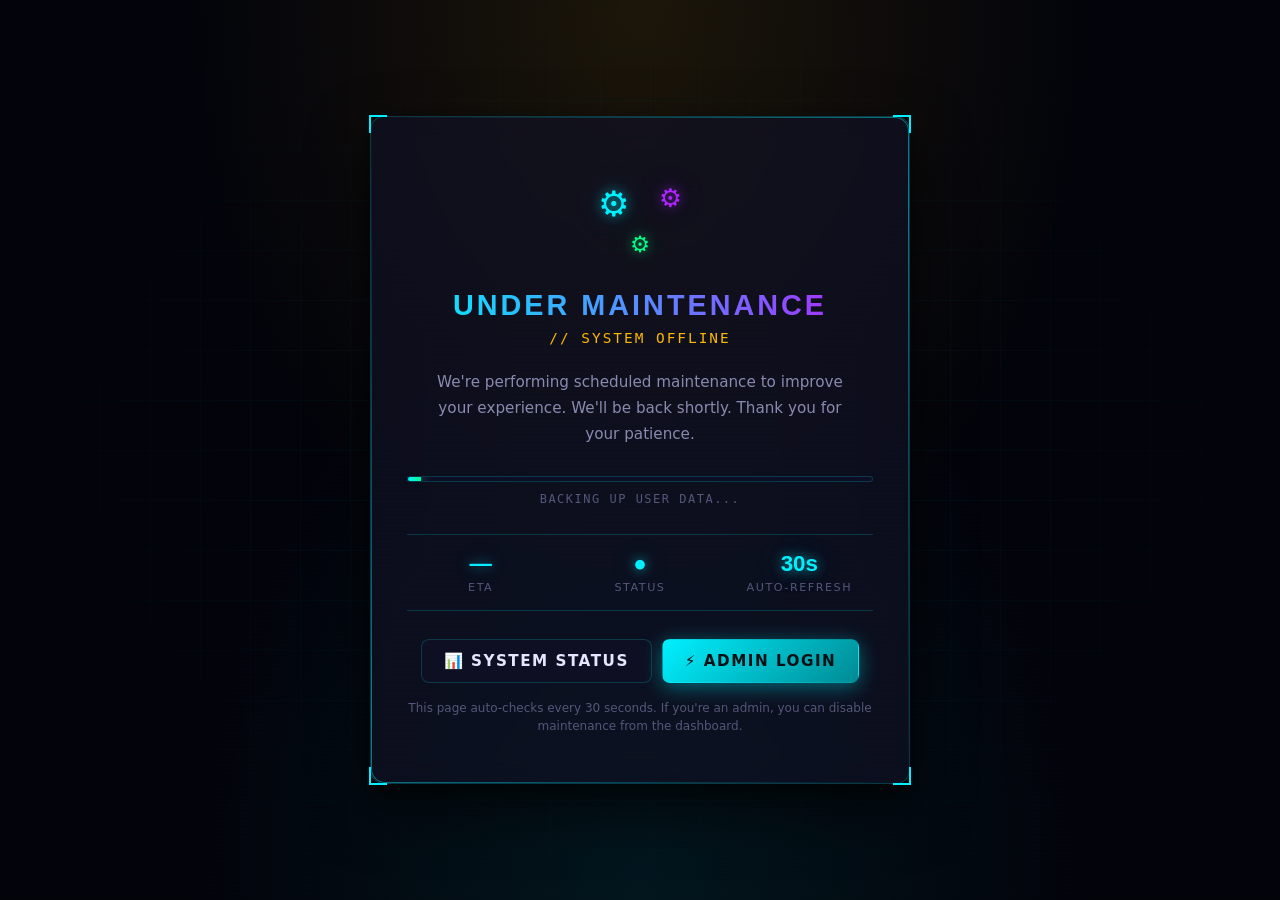
<file: maintenance.html>
<!DOCTYPE html>
<html lang="en">
<head>
  <meta charset="UTF-8" />
  <meta name="viewport" content="width=device-width, initial-scale=1.0, viewport-fit=cover" />
  <meta name="theme-color" content="#03030a" />
  <meta name="robots" content="noindex, nofollow" />

  <meta http-equiv="X-Content-Type-Options" content="nosniff" />
  <meta http-equiv="Referrer-Policy" content="strict-origin-when-cross-origin" />
  <meta http-equiv="Content-Security-Policy" content="default-src 'self'; style-src 'self' 'unsafe-inline' https://fonts.googleapis.com; font-src 'self' https://fonts.gstatic.com; connect-src 'self' https://firestore.googleapis.com https://identitytoolkit.googleapis.com https://*.googleapis.com; base-uri 'self';" />

  <title>MAINTENANCE // SynaxMatrix</title>
  <link rel="preconnect" href="https://fonts.googleapis.com" />
  <link rel="preconnect" href="https://fonts.gstatic.com" crossorigin />
  <link href="https://fonts.googleapis.com/css2?family=Orbitron:wght@500;700;800;900&family=Rajdhani:wght@400;500;600;700&family=JetBrains+Mono:wght@400;500&display=swap" rel="stylesheet" />
  <link rel="stylesheet" href="styles.css" />
  <link rel="icon" href="data:image/svg+xml,%3Csvg xmlns='http://www.w3.org/2000/svg' viewBox='0 0 100 100'%3E%3Ctext y='.9em' font-size='90'%3E%E2%9A%99%3C/text%3E%3C/svg%3E" />
</head>
<body class="maintenance-page">
  <div class="maintenance-wrap">
    <div class="maintenance-card scanline-frame">
      <span class="corner-clip tl"></span><span class="corner-clip tr"></span>
      <span class="corner-clip bl"></span><span class="corner-clip br"></span>

      <div class="maintenance-icon">
        <div class="gear gear-1">⚙</div>
        <div class="gear gear-2">⚙</div>
        <div class="gear gear-3">⚙</div>
      </div>

      <h1 class="glitch-text">UNDER MAINTENANCE</h1>
      <p class="maintenance-subtitle">// System Offline</p>

      <div class="maintenance-message" id="maintenance-message">
        We're performing scheduled maintenance to improve your experience.
        We'll be back shortly. Thank you for your patience.
      </div>

      <div class="maintenance-progress">
        <div class="progress-bar"><div class="progress-fill" id="progress-fill"></div></div>
        <div class="progress-label"><span id="progress-text">Analyzing systems...</span></div>
      </div>

      <div class="maintenance-stats">
        <div class="m-stat">
          <div class="m-stat-value" id="m-stat-uptime">—</div>
          <div class="m-stat-label">ETA</div>
        </div>
        <div class="m-stat">
          <div class="m-stat-value" id="m-stat-status">●</div>
          <div class="m-stat-label">Status</div>
        </div>
        <div class="m-stat">
          <div class="m-stat-value" id="m-stat-poll">30s</div>
          <div class="m-stat-label">Auto-Refresh</div>
        </div>
      </div>

      <div class="maintenance-actions">
        <a href="status.html" class="btn btn-ghost">📊 SYSTEM STATUS</a>
        <a href="admin.html" class="btn btn-primary" id="admin-link">⚡ ADMIN LOGIN</a>
      </div>

      <p class="maintenance-footer">This page auto-checks every 30 seconds. If you're an admin, you can disable maintenance from the dashboard.</p>
    </div>
  </div>

  <script src="https://www.gstatic.com/firebasejs/10.7.1/firebase-app-compat.js"></script>
  <script src="https://www.gstatic.com/firebasejs/10.7.1/firebase-auth-compat.js"></script>
  <script src="https://www.gstatic.com/firebasejs/10.7.1/firebase-firestore-compat.js"></script>
  <script src="firebase-config.js?v=20260605"></script>
  <script src="maintenance.js?v=20260605"></script>
</body>
</html>
</file>
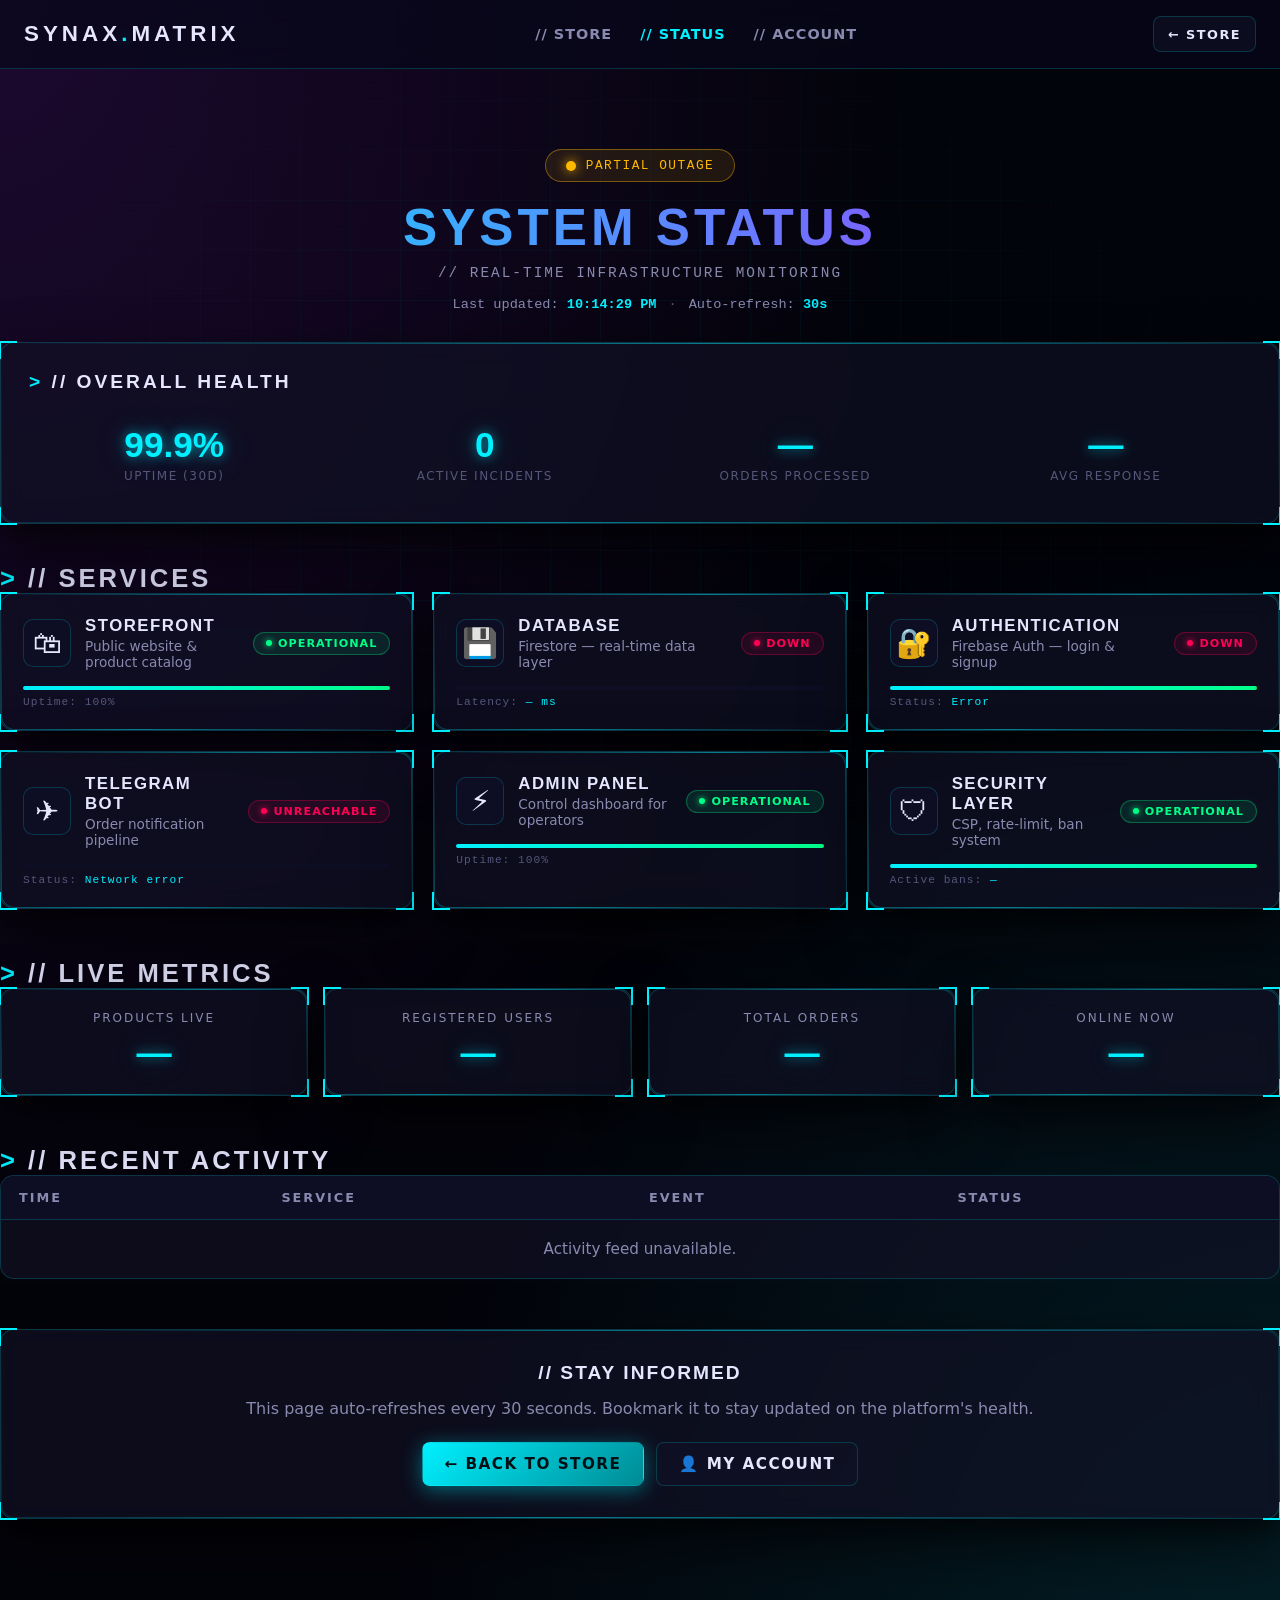
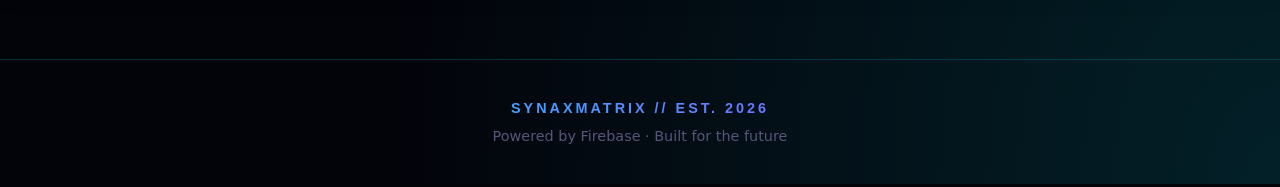
<file: status.html>
<!DOCTYPE html>
<html lang="en">
<head>
  <meta charset="UTF-8" />
  <meta name="viewport" content="width=device-width, initial-scale=1.0, viewport-fit=cover" />
  <meta name="theme-color" content="#03030a" />
  <meta name="description" content="Real-time system status for SynaxMatrix services. Check bot uptime, database health, and recent activity." />

  <meta http-equiv="X-Content-Type-Options" content="nosniff" />
  <meta http-equiv="Referrer-Policy" content="strict-origin-when-cross-origin" />
  <meta http-equiv="Content-Security-Policy" content="default-src 'self'; style-src 'self' 'unsafe-inline' https://fonts.googleapis.com; font-src 'self' https://fonts.gstatic.com; img-src 'self' data: https:; connect-src 'self' https://firestore.googleapis.com https://identitytoolkit.googleapis.com https://api.telegram.org https://*.googleapis.com; base-uri 'self';" />

  <title>SYSTEM STATUS // SynaxMatrix</title>
  <link rel="canonical" href="https://yossefamr.github.io/SynaxMatrixweb/status.html" />
  <link rel="preconnect" href="https://fonts.googleapis.com" />
  <link rel="preconnect" href="https://fonts.gstatic.com" crossorigin />
  <link href="https://fonts.googleapis.com/css2?family=Orbitron:wght@500;700;800;900&family=Rajdhani:wght@400;500;600;700&family=JetBrains+Mono:wght@400;500&display=swap" rel="stylesheet" />
  <link rel="stylesheet" href="styles.css" />
  <link rel="icon" href="data:image/svg+xml,%3Csvg xmlns='http://www.w3.org/2000/svg' viewBox='0 0 100 100'%3E%3Ctext y='.9em' font-size='90'%3E%F0%9F%93%8A%3C/text%3E%3C/svg%3E" />
</head>
<body>

  <a class="skip-link" href="#status-content">Skip to content</a>

  <nav class="navbar" aria-label="Main navigation">
    <div class="navbar-inner">
      <a href="index.html" class="brand" aria-label="SynaxMatrix home">SYNAX<span class="dot">.</span>MATRIX</a>

      <button class="nav-toggle" id="nav-toggle" aria-label="Open menu" aria-expanded="false" aria-controls="nav-links">
        <span></span><span></span><span></span>
      </button>

      <div class="nav-links" id="nav-links">
        <a href="index.html">// STORE</a>
        <a href="status.html" style="color: var(--primary)">// STATUS</a>
        <a href="account.html">// ACCOUNT</a>
        <a href="admin.html" class="admin-link" id="admin-link" style="display:none">⚡ ADMIN</a>
      </div>

      <div class="nav-user" id="nav-user">
        <a href="index.html" class="btn btn-ghost btn-sm">← STORE</a>
      </div>
    </div>
  </nav>

  <main class="container" id="status-content" style="padding: 40px 0 80px;">

    <section class="status-hero">
      <div class="status-badge" id="status-badge">
        <span class="status-dot" id="status-dot"></span>
        <span id="status-text">Checking...</span>
      </div>
      <h1 class="glitch-text">SYSTEM STATUS</h1>
      <p class="status-subtitle">// Real-time infrastructure monitoring</p>
      <div class="status-meta">
        <span>Last updated: <strong id="last-updated">—</strong></span>
        <span class="status-meta-divider">·</span>
        <span>Auto-refresh: <strong>30s</strong></span>
      </div>
    </section>

    <section class="status-overall scanline-frame">
      <span class="corner-clip tl"></span><span class="corner-clip tr"></span>
      <span class="corner-clip bl"></span><span class="corner-clip br"></span>
      <h2 class="section-title" style="text-align:left; font-size: 1.2rem;">// OVERALL HEALTH</h2>
      <div class="overall-grid">
        <div class="overall-stat">
          <div class="overall-value" id="overall-uptime">99.9%</div>
          <div class="overall-label">Uptime (30d)</div>
        </div>
        <div class="overall-stat">
          <div class="overall-value" id="overall-incidents">0</div>
          <div class="overall-label">Active Incidents</div>
        </div>
        <div class="overall-stat">
          <div class="overall-value" id="overall-orders">—</div>
          <div class="overall-label">Orders Processed</div>
        </div>
        <div class="overall-stat">
          <div class="overall-value" id="overall-response">—</div>
          <div class="overall-label">Avg Response</div>
        </div>
      </div>
    </section>

    <section class="services-section">
      <h2 class="section-title">// SERVICES</h2>
      <div class="services-grid">

        <div class="service-card scanline-frame" id="service-storefront">
          <span class="corner-clip tl"></span><span class="corner-clip tr"></span>
          <span class="corner-clip bl"></span><span class="corner-clip br"></span>
          <div class="service-header">
            <div class="service-icon">🛍</div>
            <div class="service-info">
              <h3>Storefront</h3>
              <p>Public website & product catalog</p>
            </div>
            <div class="service-status operational"><span class="dot"></span>Operational</div>
          </div>
          <div class="service-uptime">
            <div class="uptime-bar"><span style="width: 100%"></span></div>
            <div class="uptime-label">Uptime: 100%</div>
          </div>
        </div>

        <div class="service-card scanline-frame" id="service-database">
          <span class="corner-clip tl"></span><span class="corner-clip tr"></span>
          <span class="corner-clip bl"></span><span class="corner-clip br"></span>
          <div class="service-header">
            <div class="service-icon">💾</div>
            <div class="service-info">
              <h3>Database</h3>
              <p>Firestore — real-time data layer</p>
            </div>
            <div class="service-status" id="db-status"><span class="dot"></span>Checking</div>
          </div>
          <div class="service-uptime">
            <div class="uptime-bar"><span id="db-latency-bar" style="width: 0%"></span></div>
            <div class="uptime-label">Latency: <span id="db-latency">— ms</span></div>
          </div>
        </div>

        <div class="service-card scanline-frame" id="service-auth">
          <span class="corner-clip tl"></span><span class="corner-clip tr"></span>
          <span class="corner-clip bl"></span><span class="corner-clip br"></span>
          <div class="service-header">
            <div class="service-icon">🔐</div>
            <div class="service-info">
              <h3>Authentication</h3>
              <p>Firebase Auth — login & signup</p>
            </div>
            <div class="service-status" id="auth-status"><span class="dot"></span>Checking</div>
          </div>
          <div class="service-uptime">
            <div class="uptime-bar"><span style="width: 100%"></span></div>
            <div class="uptime-label">Status: <span id="auth-info">—</span></div>
          </div>
        </div>

        <div class="service-card scanline-frame" id="service-telegram">
          <span class="corner-clip tl"></span><span class="corner-clip tr"></span>
          <span class="corner-clip bl"></span><span class="corner-clip br"></span>
          <div class="service-header">
            <div class="service-icon">✈</div>
            <div class="service-info">
              <h3>Telegram Bot</h3>
              <p>Order notification pipeline</p>
            </div>
            <div class="service-status" id="telegram-status"><span class="dot"></span>Checking</div>
          </div>
          <div class="service-uptime">
            <div class="uptime-bar"><span id="tg-bar" style="width: 0%"></span></div>
            <div class="uptime-label">Status: <span id="tg-info">—</span></div>
          </div>
        </div>

        <div class="service-card scanline-frame" id="service-admin">
          <span class="corner-clip tl"></span><span class="corner-clip tr"></span>
          <span class="corner-clip bl"></span><span class="corner-clip br"></span>
          <div class="service-header">
            <div class="service-icon">⚡</div>
            <div class="service-info">
              <h3>Admin Panel</h3>
              <p>Control dashboard for operators</p>
            </div>
            <div class="service-status operational"><span class="dot"></span>Operational</div>
          </div>
          <div class="service-uptime">
            <div class="uptime-bar"><span style="width: 100%"></span></div>
            <div class="uptime-label">Uptime: 100%</div>
          </div>
        </div>

        <div class="service-card scanline-frame" id="service-security">
          <span class="corner-clip tl"></span><span class="corner-clip tr"></span>
          <span class="corner-clip bl"></span><span class="corner-clip br"></span>
          <div class="service-header">
            <div class="service-icon">🛡</div>
            <div class="service-info">
              <h3>Security Layer</h3>
              <p>CSP, rate-limit, ban system</p>
            </div>
            <div class="service-status operational"><span class="dot"></span>Operational</div>
          </div>
          <div class="service-uptime">
            <div class="uptime-bar"><span style="width: 100%"></span></div>
            <div class="uptime-label">Active bans: <span id="ban-count">—</span></div>
          </div>
        </div>

      </div>
    </section>

    <section class="metrics-section">
      <h2 class="section-title">// LIVE METRICS</h2>
      <div class="metrics-grid">
        <div class="metric-card scanline-frame">
          <span class="corner-clip tl"></span><span class="corner-clip tr"></span>
          <span class="corner-clip bl"></span><span class="corner-clip br"></span>
          <div class="metric-label">Products Live</div>
          <div class="metric-value" id="metric-products">—</div>
        </div>
        <div class="metric-card scanline-frame">
          <span class="corner-clip tl"></span><span class="corner-clip tr"></span>
          <span class="corner-clip bl"></span><span class="corner-clip br"></span>
          <div class="metric-label">Registered Users</div>
          <div class="metric-value" id="metric-users">—</div>
        </div>
        <div class="metric-card scanline-frame">
          <span class="corner-clip tl"></span><span class="corner-clip tr"></span>
          <span class="corner-clip bl"></span><span class="corner-clip br"></span>
          <div class="metric-label">Total Orders</div>
          <div class="metric-value" id="metric-orders">—</div>
        </div>
        <div class="metric-card scanline-frame">
          <span class="corner-clip tl"></span><span class="corner-clip tr"></span>
          <span class="corner-clip bl"></span><span class="corner-clip br"></span>
          <div class="metric-label">Online Now</div>
          <div class="metric-value" id="metric-online">—</div>
        </div>
      </div>
    </section>

    <section class="history-section">
      <h2 class="section-title">// RECENT ACTIVITY</h2>
      <div class="table-wrap">
        <table>
          <thead>
            <tr>
              <th>Time</th>
              <th>Service</th>
              <th>Event</th>
              <th>Status</th>
            </tr>
          </thead>
          <tbody id="activity-tbody">
            <tr><td colspan="4" style="text-align:center; padding: 20px; color: var(--text-dim);">Loading recent activity...</td></tr>
          </tbody>
        </table>
      </div>
    </section>

    <section class="subscribe-section">
      <div class="subscribe-card scanline-frame">
        <span class="corner-clip tl"></span><span class="corner-clip tr"></span>
        <span class="corner-clip bl"></span><span class="corner-clip br"></span>
        <h3>// STAY INFORMED</h3>
        <p>This page auto-refreshes every 30 seconds. Bookmark it to stay updated on the platform's health.</p>
        <div class="subscribe-actions">
          <a href="index.html" class="btn btn-primary">← BACK TO STORE</a>
          <a href="account.html" class="btn btn-ghost">👤 MY ACCOUNT</a>
        </div>
      </div>
    </section>

  </main>

  <footer>
    <div class="container">
      <div class="glitch-text" style="margin-bottom: 12px;">SYNAXMATRIX // EST. 2026</div>
      <p>Powered by Firebase · Built for the future</p>
    </div>
  </footer>

  <button id="back-to-top" aria-label="Back to top" title="Back to top">↑</button>

  <script src="https://www.gstatic.com/firebasejs/10.7.1/firebase-app-compat.js"></script>
  <script src="https://www.gstatic.com/firebasejs/10.7.1/firebase-auth-compat.js"></script>
  <script src="https://www.gstatic.com/firebasejs/10.7.1/firebase-firestore-compat.js"></script>
  <script src="firebase-config.js?v=20260605"></script>
  <script src="status.js?v=20260605"></script>
</body>
</html>
</file>
<file: styles.css>
:root {
  --bg-0: #03030a;
  --bg-1: #08081a;
  --bg-2: #0d0d24;
  --surface: rgba(18, 18, 38, 0.65);
  --surface-2: rgba(28, 28, 56, 0.85);
  --border: rgba(0, 240, 255, 0.18);
  --border-strong: rgba(0, 240, 255, 0.45);
  --primary: #00f0ff;
  --primary-dim: #008b94;
  --secondary: #b026ff;
  --accent: #00ff88;
  --danger: #ff0055;
  --warn: #ffb800;
  --text: #e6e6ff;
  --text-dim: #8a8ab0;
  --text-muted: #56567a;
  --glow-cyan: 0 0 12px rgba(0, 240, 255, 0.6), 0 0 32px rgba(0, 240, 255, 0.25);
  --glow-magenta: 0 0 12px rgba(176, 38, 255, 0.6), 0 0 32px rgba(176, 38, 255, 0.25);
  --glow-green: 0 0 12px rgba(0, 255, 136, 0.6), 0 0 32px rgba(0, 255, 136, 0.25);
  --shadow-deep: 0 25px 60px rgba(0, 0, 0, 0.6), 0 10px 20px rgba(0, 0, 0, 0.4);
  --radius: 14px;
  --radius-sm: 8px;
  --font-display: 'Orbitron', 'Rajdhani', 'Segoe UI', sans-serif;
  --font-body: 'Rajdhani', 'Segoe UI', 'Inter', system-ui, sans-serif;
  --font-mono: 'JetBrains Mono', 'Fira Code', 'Consolas', monospace;
  --safe-top: env(safe-area-inset-top, 0px);
  --safe-bottom: env(safe-area-inset-bottom, 0px);
}

* {
  box-sizing: border-box;
  margin: 0;
  padding: 0;
  -webkit-tap-highlight-color: transparent;
}

html, body {
  min-height: 100vh;
  font-family: var(--font-body);
  color: var(--text);
  background: var(--bg-0);
  overflow-x: hidden;
  -webkit-font-smoothing: antialiased;
  -moz-osx-font-smoothing: grayscale;
  text-rendering: optimizeLegibility;
}

body {
  background:
    radial-gradient(ellipse at top left, rgba(176, 38, 255, 0.15), transparent 50%),
    radial-gradient(ellipse at bottom right, rgba(0, 240, 255, 0.12), transparent 50%),
    var(--bg-0);
  position: relative;
}

body::before {
  content: '';
  position: fixed;
  inset: 0;
  background-image:
    linear-gradient(rgba(0, 240, 255, 0.04) 1px, transparent 1px),
    linear-gradient(90deg, rgba(0, 240, 255, 0.04) 1px, transparent 1px);
  background-size: 50px 50px;
  pointer-events: none;
  z-index: 0;
  mask-image: radial-gradient(ellipse at center, black 30%, transparent 80%);
  -webkit-mask-image: radial-gradient(ellipse at center, black 30%, transparent 80%);
}

body::after {
  content: '';
  position: fixed;
  inset: 0;
  background: repeating-linear-gradient(
    0deg,
    transparent 0px,
    transparent 2px,
    rgba(0, 240, 255, 0.015) 3px,
    transparent 4px
  );
  pointer-events: none;
  z-index: 1;
}

a { color: var(--primary); text-decoration: none; transition: color 0.2s; }
a:hover { color: var(--accent); text-shadow: var(--glow-cyan); }

button {
  font-family: inherit;
  cursor: pointer;
  border: none;
  background: none;
  color: inherit;
  -webkit-appearance: none;
  appearance: none;
}

input, textarea, select {
  font-family: inherit;
  font-size: 1rem;
  color: var(--text);
  background: rgba(5, 5, 18, 0.7);
  border: 1px solid var(--border);
  border-radius: var(--radius-sm);
  padding: 12px 14px;
  outline: none;
  transition: all 0.2s;
  width: 100%;
  -webkit-appearance: none;
  appearance: none;
}
input:focus, textarea:focus, select:focus {
  border-color: var(--primary);
  box-shadow: 0 0 0 3px rgba(0, 240, 255, 0.15), var(--glow-cyan);
}
input:disabled, textarea:disabled { opacity: 0.5; cursor: not-allowed; }
textarea { resize: vertical; min-height: 100px; font-family: var(--font-body); }
label { display: block; font-size: 0.85rem; color: var(--text-dim); margin-bottom: 6px; text-transform: uppercase; letter-spacing: 1px; font-weight: 600; }

select {
  background-image: url("data:image/svg+xml;charset=UTF-8,%3csvg xmlns='http://www.w3.org/2000/svg' viewBox='0 0 24 24' fill='none' stroke='%2300f0ff' stroke-width='2'%3e%3cpolyline points='6 9 12 15 18 9'%3e%3c/polyline%3e%3c/svg%3e");
  background-repeat: no-repeat;
  background-position: right 12px center;
  background-size: 16px;
  padding-right: 40px;
  cursor: pointer;
}

.container {
  max-width: 1280px;
  margin: 0 auto;
  padding: 0 24px;
  position: relative;
  z-index: 2;
}

.btn {
  display: inline-flex;
  align-items: center;
  justify-content: center;
  gap: 8px;
  padding: 12px 22px;
  border-radius: var(--radius-sm);
  font-weight: 700;
  font-size: 0.95rem;
  letter-spacing: 1.5px;
  text-transform: uppercase;
  transition: all 0.25s;
  position: relative;
  overflow: hidden;
  border: 1px solid transparent;
  background: transparent;
  min-height: 44px;
  white-space: nowrap;
  user-select: none;
  -webkit-user-select: none;
}

.btn:disabled { opacity: 0.5; cursor: not-allowed; }
.btn:disabled:hover { transform: none; }

.btn-primary {
  background: linear-gradient(135deg, var(--primary) 0%, var(--primary-dim) 100%);
  color: #001014;
  box-shadow: 0 4px 20px rgba(0, 240, 255, 0.4);
}
.btn-primary:hover:not(:disabled) {
  transform: translateY(-2px);
  box-shadow: 0 6px 28px rgba(0, 240, 255, 0.7);
}

.btn-secondary {
  background: linear-gradient(135deg, var(--secondary) 0%, #6a0da0 100%);
  color: #fff;
  box-shadow: 0 4px 20px rgba(176, 38, 255, 0.4);
}
.btn-secondary:hover:not(:disabled) {
  transform: translateY(-2px);
  box-shadow: 0 6px 28px rgba(176, 38, 255, 0.7);
}

.btn-danger {
  background: linear-gradient(135deg, var(--danger) 0%, #8a0028 100%);
  color: #fff;
  box-shadow: 0 4px 20px rgba(255, 0, 85, 0.4);
}
.btn-danger:hover:not(:disabled) { transform: translateY(-2px); box-shadow: 0 6px 28px rgba(255, 0, 85, 0.7); }

.btn-ghost {
  border: 1px solid var(--border);
  color: var(--text);
  background: var(--surface);
}
.btn-ghost:hover:not(:disabled) { border-color: var(--primary); color: var(--primary); box-shadow: var(--glow-cyan); }

.btn-sm { padding: 8px 14px; font-size: 0.8rem; min-height: 36px; }

.btn-icon {
  width: 38px;
  height: 38px;
  padding: 0;
  justify-content: center;
  border-radius: 50%;
}

.skip-link {
  position: absolute;
  top: -100px;
  left: 16px;
  background: var(--primary);
  color: var(--bg-0);
  padding: 10px 20px;
  border-radius: var(--radius-sm);
  z-index: 9999;
  font-weight: 700;
  letter-spacing: 1px;
  transition: top 0.3s;
}
.skip-link:focus { top: 16px; }

.scanline-frame {
  position: relative;
  border: 1px solid var(--border);
  border-radius: var(--radius);
  background: var(--surface);
  backdrop-filter: blur(12px);
  -webkit-backdrop-filter: blur(12px);
  box-shadow: var(--shadow-deep);
  transition: all 0.3s;
}

.scanline-frame::before {
  content: '';
  position: absolute;
  inset: 0;
  border-radius: var(--radius);
  padding: 1px;
  background: linear-gradient(135deg, transparent, var(--primary), transparent);
  -webkit-mask: linear-gradient(#000 0 0) content-box, linear-gradient(#000 0 0);
  -webkit-mask-composite: xor;
  mask-composite: exclude;
  opacity: 0.5;
  pointer-events: none;
}

.corner-clip {
  position: absolute;
  width: 18px;
  height: 18px;
  border: 2px solid var(--primary);
  pointer-events: none;
}
.corner-clip.tl { top: -2px; left: -2px; border-right: none; border-bottom: none; }
.corner-clip.tr { top: -2px; right: -2px; border-left: none; border-bottom: none; }
.corner-clip.bl { bottom: -2px; left: -2px; border-right: none; border-top: none; }
.corner-clip.br { bottom: -2px; right: -2px; border-left: none; border-top: none; }

.glitch-text {
  font-family: var(--font-display);
  font-weight: 800;
  letter-spacing: 3px;
  text-transform: uppercase;
  background: linear-gradient(90deg, var(--primary), var(--secondary), var(--accent));
  background-size: 200% 100%;
  -webkit-background-clip: text;
  background-clip: text;
  -webkit-text-fill-color: transparent;
  animation: gradientShift 6s linear infinite;
}

@keyframes gradientShift {
  0% { background-position: 0% 50%; }
  100% { background-position: 200% 50%; }
}

@keyframes pulseGlow {
  0%, 100% { box-shadow: 0 0 10px rgba(0, 240, 255, 0.4); }
  50% { box-shadow: 0 0 25px rgba(0, 240, 255, 0.8); }
}

@keyframes scanline {
  0% { transform: translateY(-100%); }
  100% { transform: translateY(100vh); }
}

@keyframes fadeIn {
  from { opacity: 0; transform: translateY(20px); }
  to { opacity: 1; transform: translateY(0); }
}

@keyframes spin {
  to { transform: rotate(360deg); }
}

.fade-in { animation: fadeIn 0.6s ease-out backwards; }

.loader {
  width: 40px;
  height: 40px;
  border: 3px solid var(--border);
  border-top-color: var(--primary);
  border-radius: 50%;
  animation: spin 0.8s linear infinite;
}

.navbar {
  position: sticky;
  top: 0;
  z-index: 100;
  backdrop-filter: blur(16px);
  -webkit-backdrop-filter: blur(16px);
  background: rgba(8, 8, 26, 0.7);
  border-bottom: 1px solid var(--border);
  padding-top: var(--safe-top);
}
.navbar-inner {
  display: flex;
  align-items: center;
  justify-content: space-between;
  padding: 16px 24px;
  max-width: 1280px;
  margin: 0 auto;
  gap: 16px;
  position: relative;
}
.brand {
  font-family: var(--font-display);
  font-weight: 800;
  font-size: 1.4rem;
  letter-spacing: 4px;
  color: var(--text);
  flex-shrink: 0;
}
.brand .dot { color: var(--primary); text-shadow: var(--glow-cyan); }
.nav-links {
  display: flex;
  gap: 28px;
  align-items: center;
  flex: 1;
  justify-content: center;
}
.nav-links a { color: var(--text-dim); font-weight: 600; letter-spacing: 1px; text-transform: uppercase; font-size: 0.9rem; }
.nav-links a:hover { color: var(--primary); }

.nav-toggle {
  display: none;
  flex-direction: column;
  gap: 5px;
  padding: 10px;
  background: transparent;
  border: 1px solid var(--border);
  border-radius: 6px;
  z-index: 110;
}
.nav-toggle span {
  width: 22px;
  height: 2px;
  background: var(--text);
  transition: all 0.3s;
  display: block;
}
.nav-toggle.open span:nth-child(1) { transform: translateY(7px) rotate(45deg); }
.nav-toggle.open span:nth-child(2) { opacity: 0; }
.nav-toggle.open span:nth-child(3) { transform: translateY(-7px) rotate(-45deg); }

.hero {
  padding: 80px 0 60px;
  text-align: center;
  position: relative;
}
.hero h1 {
  font-family: var(--font-display);
  font-size: clamp(2.2rem, 5vw, 4rem);
  font-weight: 900;
  line-height: 1.1;
  margin-bottom: 18px;
  letter-spacing: 2px;
}
.hero p {
  color: var(--text-dim);
  max-width: 640px;
  margin: 0 auto 32px;
  font-size: 1.15rem;
  line-height: 1.6;
}
.hero-cta { display: flex; gap: 12px; justify-content: center; flex-wrap: wrap; }
.hero-stats {
  display: flex;
  gap: 32px;
  justify-content: center;
  margin-top: 40px;
  flex-wrap: wrap;
}
.stat { text-align: center; }
.stat-value {
  font-family: var(--font-display);
  font-size: 2rem;
  font-weight: 800;
  color: var(--primary);
  text-shadow: var(--glow-cyan);
}
.stat-label { color: var(--text-muted); font-size: 0.8rem; letter-spacing: 2px; text-transform: uppercase; margin-top: 4px; }

.section-header {
  display: flex;
  align-items: center;
  justify-content: space-between;
  margin-bottom: 32px;
  flex-wrap: wrap;
  gap: 16px;
}
.section-title {
  font-family: var(--font-display);
  font-size: 1.6rem;
  font-weight: 700;
  letter-spacing: 3px;
  text-transform: uppercase;
}
.section-title::before {
  content: '> ';
  color: var(--primary);
}

.product-grid {
  display: grid;
  grid-template-columns: repeat(auto-fill, minmax(280px, 1fr));
  gap: 28px;
  padding: 40px 0 80px;
  perspective: 1200px;
}

.product-card {
  position: relative;
  background: var(--surface);
  border: 1px solid var(--border);
  border-radius: var(--radius);
  overflow: hidden;
  cursor: pointer;
  transition: transform 0.4s cubic-bezier(0.2, 0.8, 0.2, 1), box-shadow 0.3s, border-color 0.3s;
  transform-style: preserve-3d;
  backdrop-filter: blur(8px);
  -webkit-backdrop-filter: blur(8px);
}
.product-card:hover {
  transform: translateY(-8px) rotateX(2deg);
  border-color: var(--border-strong);
  box-shadow: var(--glow-cyan), var(--shadow-deep);
}
.product-card .corner-clip { transition: all 0.3s; }
.product-card:hover .corner-clip { width: 24px; height: 24px; }

.product-image {
  width: 100%;
  aspect-ratio: 16/10;
  background: var(--bg-2);
  background-size: cover;
  background-position: center;
  position: relative;
  overflow: hidden;
}
.product-image::after {
  content: '';
  position: absolute;
  inset: 0;
  background: linear-gradient(180deg, transparent 50%, rgba(0, 0, 0, 0.7) 100%);
}
.product-image .badge {
  position: absolute;
  top: 12px;
  left: 12px;
  background: var(--accent);
  color: #001a0e;
  font-size: 0.7rem;
  font-weight: 800;
  padding: 4px 10px;
  border-radius: 4px;
  letter-spacing: 1.5px;
  z-index: 2;
}

.product-body { padding: 20px; }
.product-title {
  font-family: var(--font-display);
  font-size: 1.1rem;
  font-weight: 700;
  margin-bottom: 8px;
  letter-spacing: 1px;
  color: var(--text);
}
.product-desc {
  color: var(--text-dim);
  font-size: 0.9rem;
  line-height: 1.5;
  margin-bottom: 16px;
  display: -webkit-box;
  -webkit-line-clamp: 2;
  -webkit-box-orient: vertical;
  overflow: hidden;
}
.product-footer {
  display: flex;
  align-items: center;
  justify-content: space-between;
  padding-top: 16px;
  border-top: 1px solid var(--border);
  gap: 12px;
}
.product-price {
  font-family: var(--font-display);
  font-size: 1.4rem;
  font-weight: 800;
  color: var(--primary);
  text-shadow: var(--glow-cyan);
}
.product-action {
  font-size: 0.85rem;
  color: var(--accent);
  font-weight: 700;
  letter-spacing: 1.5px;
  text-transform: uppercase;
  display: flex;
  align-items: center;
  gap: 4px;
}
.product-action::after { content: '→'; transition: transform 0.2s; }
.product-card:hover .product-action::after { transform: translateX(4px); }

.empty-state {
  text-align: center;
  padding: 80px 20px;
  color: var(--text-dim);
}
.empty-state .icon { font-size: 4rem; margin-bottom: 16px; opacity: 0.3; }

.modal-overlay {
  position: fixed;
  inset: 0;
  background: rgba(0, 0, 0, 0.85);
  backdrop-filter: blur(8px);
  -webkit-backdrop-filter: blur(8px);
  display: none;
  align-items: center;
  justify-content: center;
  z-index: 1000;
  padding: 20px;
  animation: fadeIn 0.2s;
}
.modal-overlay.active { display: flex; }
.modal {
  background: var(--bg-1);
  border: 1px solid var(--border-strong);
  border-radius: var(--radius);
  max-width: 560px;
  width: 100%;
  max-height: 90vh;
  overflow-y: auto;
  position: relative;
  padding: 32px;
  box-shadow: var(--shadow-deep), var(--glow-cyan);
  animation: fadeIn 0.3s;
  -webkit-overflow-scrolling: touch;
}
.modal-large { max-width: 720px; }
.modal-close {
  position: absolute;
  top: 12px;
  right: 12px;
  width: 40px;
  height: 40px;
  border-radius: 50%;
  background: var(--surface-2);
  display: flex;
  align-items: center;
  justify-content: center;
  color: var(--text-dim);
  font-size: 1.3rem;
  border: 1px solid var(--border);
  transition: all 0.2s;
  z-index: 10;
}
.modal-close:hover { color: var(--danger); border-color: var(--danger); }
.modal h2 {
  font-family: var(--font-display);
  font-size: 1.4rem;
  margin-bottom: 20px;
  letter-spacing: 2px;
  text-transform: uppercase;
}

.form-group { margin-bottom: 18px; }
.form-row { display: grid; grid-template-columns: 1fr 1fr; gap: 16px; }
@media (max-width: 600px) { .form-row { grid-template-columns: 1fr; } }

.form-hint { font-size: 0.72rem; color: var(--text-muted); margin-top: 4px; line-height: 1.4; }
.modal input[type="date"] { font-family: var(--font-mono); color-scheme: dark; }


.file-upload {
  position: relative;
  border: 2px dashed var(--border);
  border-radius: var(--radius-sm);
  padding: 24px;
  text-align: center;
  cursor: pointer;
  transition: all 0.2s;
  background: rgba(5, 5, 18, 0.4);
}
.file-upload:hover, .file-upload.dragover { border-color: var(--primary); background: rgba(0, 240, 255, 0.05); }
.file-upload input { position: absolute; inset: 0; opacity: 0; cursor: pointer; }
.file-upload .preview { max-height: 140px; margin-top: 12px; border-radius: 6px; max-width: 100%; }
.file-upload .hint { color: var(--text-muted); font-size: 0.85rem; margin-top: 4px; }

.honeypot {
  position: absolute;
  left: -9999px;
  width: 1px;
  height: 1px;
  overflow: hidden;
}

.form-actions {
  display: flex;
  gap: 12px;
  justify-content: flex-end;
  margin-top: 24px;
  padding-top: 20px;
  border-top: 1px solid var(--border);
  flex-wrap: wrap;
}

.pw-strength { margin-top: 8px; display: none; }
.pw-strength.visible { display: block; }
.pw-bar {
  width: 100%;
  height: 4px;
  background: var(--bg-2);
  border-radius: 2px;
  overflow: hidden;
}
.pw-bar > span {
  display: block;
  height: 100%;
  width: 0%;
  background: var(--danger);
  transition: all 0.3s;
}
.pw-bar.weak > span { width: 25%; background: var(--danger); }
.pw-bar.medium > span { width: 60%; background: var(--warn); }
.pw-bar.strong > span { width: 100%; background: var(--accent); }
.pw-label { font-size: 0.75rem; color: var(--text-muted); margin-top: 4px; letter-spacing: 0.5px; }
.pw-label strong { color: var(--text); }

.toast-container {
  position: fixed;
  top: 24px;
  right: 24px;
  z-index: 2000;
  display: flex;
  flex-direction: column;
  gap: 12px;
  max-width: calc(100vw - 32px);
  pointer-events: none;
}
.toast {
  background: var(--bg-2);
  border: 1px solid var(--border);
  border-left: 4px solid var(--primary);
  padding: 14px 20px;
  border-radius: var(--radius-sm);
  min-width: 280px;
  max-width: 400px;
  box-shadow: var(--shadow-deep);
  animation: fadeIn 0.3s;
  backdrop-filter: blur(8px);
  -webkit-backdrop-filter: blur(8px);
  pointer-events: auto;
}
.toast.success { border-left-color: var(--accent); }
.toast.error { border-left-color: var(--danger); }
.toast-title { font-weight: 700; margin-bottom: 4px; font-size: 0.95rem; }
.toast-msg { color: var(--text-dim); font-size: 0.85rem; word-break: break-word; }
.invoice-toast { min-width: 320px; max-width: 420px; border-left-color: var(--primary); border-left-width: 5px; }
.invoice-toast a:hover { background: rgba(0, 240, 255, 0.25) !important; box-shadow: var(--glow-cyan); }

.btn-spinner {
  display: inline-block;
  width: 14px;
  height: 14px;
  border: 2px solid rgba(0, 16, 20, 0.3);
  border-top-color: #001014;
  border-radius: 50%;
  animation: spin 0.7s linear infinite;
  margin-right: 6px;
  vertical-align: middle;
}

#back-to-top {
  position: fixed;
  bottom: 24px;
  right: 24px;
  width: 44px;
  height: 44px;
  border-radius: 50%;
  background: var(--bg-2);
  border: 1px solid var(--primary);
  color: var(--primary);
  font-size: 1.2rem;
  z-index: 90;
  box-shadow: var(--glow-cyan);
  display: none;
  align-items: center;
  justify-content: center;
  transition: all 0.3s;
}
#back-to-top:hover { transform: translateY(-2px); }
#back-to-top.visible { display: flex; }

.detail-image {
  width: 100%;
  aspect-ratio: 16/10;
  background: var(--bg-2);
  background-size: cover;
  background-position: center;
  border-radius: var(--radius-sm);
  margin-bottom: 20px;
  border: 1px solid var(--border);
}
.detail-price {
  font-family: var(--font-display);
  font-size: 2.2rem;
  font-weight: 900;
  color: var(--primary);
  text-shadow: var(--glow-cyan);
  margin: 16px 0;
}
.detail-desc { color: var(--text); line-height: 1.7; margin-bottom: 20px; word-break: break-word; }
.detail-id {
  font-family: var(--font-mono);
  font-size: 0.75rem;
  color: var(--text-muted);
  background: var(--bg-2);
  padding: 6px 10px;
  border-radius: 4px;
  display: inline-block;
  margin-bottom: 16px;
  word-break: break-all;
}

.login-wrap {
  min-height: 100vh;
  min-height: 100dvh;
  display: flex;
  align-items: center;
  justify-content: center;
  padding: 24px;
}
.login-card {
  max-width: 420px;
  width: 100%;
  padding: 40px;
  position: relative;
}
.login-card .logo {
  font-family: var(--font-display);
  font-size: 1.5rem;
  font-weight: 800;
  text-align: center;
  margin-bottom: 8px;
  letter-spacing: 4px;
}
.login-card .subtitle {
  text-align: center;
  color: var(--text-dim);
  font-size: 0.85rem;
  letter-spacing: 2px;
  text-transform: uppercase;
  margin-bottom: 32px;
}
.login-card .lock-icon {
  width: 60px;
  height: 60px;
  margin: 0 auto 20px;
  display: flex;
  align-items: center;
  justify-content: center;
  background: var(--surface-2);
  border: 1px solid var(--primary);
  border-radius: 50%;
  color: var(--primary);
  font-size: 1.6rem;
  box-shadow: var(--glow-cyan);
  animation: pulseGlow 3s infinite;
}
.error-msg {
  color: var(--danger);
  font-size: 0.85rem;
  margin-top: 8px;
  padding: 8px 12px;
  background: rgba(255, 0, 85, 0.1);
  border: 1px solid rgba(255, 0, 85, 0.3);
  border-radius: var(--radius-sm);
  word-break: break-word;
}

.dashboard {
  display: grid;
  grid-template-columns: 240px 1fr;
  min-height: 100vh;
  min-height: 100dvh;
}

.sidebar {
  background: var(--bg-1);
  border-right: 1px solid var(--border);
  padding: 24px 16px;
  position: sticky;
  top: 0;
  height: 100vh;
  height: 100dvh;
  display: flex;
  flex-direction: column;
  overflow-y: auto;
  -webkit-overflow-scrolling: touch;
}
.sidebar-brand {
  font-family: var(--font-display);
  font-weight: 800;
  font-size: 1.1rem;
  letter-spacing: 3px;
  padding: 0 8px 24px;
  border-bottom: 1px solid var(--border);
  margin-bottom: 16px;
}
.sidebar-brand .accent { color: var(--primary); text-shadow: var(--glow-cyan); }
.nav-item {
  display: flex;
  align-items: center;
  gap: 12px;
  padding: 12px 16px;
  border-radius: var(--radius-sm);
  color: var(--text-dim);
  font-weight: 600;
  letter-spacing: 1px;
  text-transform: uppercase;
  font-size: 0.85rem;
  cursor: pointer;
  transition: all 0.2s;
  margin-bottom: 4px;
  min-height: 44px;
  user-select: none;
}
.nav-item:hover { color: var(--text); background: var(--surface); }
.nav-item.active {
  color: var(--primary);
  background: rgba(0, 240, 255, 0.1);
  border-left: 3px solid var(--primary);
  padding-left: 13px;
}
.nav-item .icon { width: 20px; text-align: center; }
.sidebar-footer { margin-top: auto; }
.user-badge {
  display: flex;
  align-items: center;
  gap: 10px;
  padding: 12px;
  background: var(--surface);
  border: 1px solid var(--border);
  border-radius: var(--radius-sm);
  margin-bottom: 8px;
  font-size: 0.85rem;
  min-width: 0;
}
.user-badge .avatar {
  width: 32px;
  height: 32px;
  border-radius: 50%;
  background: linear-gradient(135deg, var(--primary), var(--secondary));
  display: flex;
  align-items: center;
  justify-content: center;
  font-weight: 800;
  color: #fff;
  flex-shrink: 0;
}

.sidebar-toggle {
  display: none;
  position: fixed;
  top: 12px;
  left: 12px;
  z-index: 105;
  width: 44px;
  height: 44px;
  background: var(--bg-2);
  border: 1px solid var(--primary);
  color: var(--primary);
  border-radius: 8px;
  font-size: 1.3rem;
  align-items: center;
  justify-content: center;
  box-shadow: var(--glow-cyan);
}

.dash-main { padding: 32px; overflow-y: auto; min-width: 0; }
.dash-header {
  display: flex;
  justify-content: space-between;
  align-items: center;
  margin-bottom: 28px;
  flex-wrap: wrap;
  gap: 16px;
}
.dash-title {
  font-family: var(--font-display);
  font-size: 1.8rem;
  font-weight: 800;
  letter-spacing: 3px;
  text-transform: uppercase;
}
.dash-title .accent { color: var(--primary); }

.stats-grid {
  display: grid;
  grid-template-columns: repeat(auto-fit, minmax(180px, 1fr));
  gap: 20px;
  margin-bottom: 32px;
}
.stat-card {
  padding: 24px;
  position: relative;
  overflow: hidden;
}
.stat-card .label {
  font-size: 0.8rem;
  color: var(--text-dim);
  letter-spacing: 2px;
  text-transform: uppercase;
  margin-bottom: 8px;
}
.stat-card .value {
  font-family: var(--font-display);
  font-size: 2.2rem;
  font-weight: 800;
  color: var(--text);
  word-break: break-word;
}
.stat-card.primary .value { color: var(--primary); text-shadow: var(--glow-cyan); }
.stat-card.danger .value { color: var(--danger); }
.stat-card.success .value { color: var(--accent); text-shadow: var(--glow-green); }
.stat-card::before {
  content: '';
  position: absolute;
  top: 0;
  left: 0;
  width: 4px;
  height: 100%;
  background: var(--primary);
}
.stat-card.danger::before { background: var(--danger); }
.stat-card.success::before { background: var(--accent); }

.admin-product-grid {
  display: grid;
  grid-template-columns: repeat(auto-fill, minmax(260px, 1fr));
  gap: 20px;
}
.admin-card {
  background: var(--surface);
  border: 1px solid var(--border);
  border-radius: var(--radius);
  overflow: hidden;
  position: relative;
  transition: all 0.3s;
}
.admin-card:hover { border-color: var(--border-strong); box-shadow: var(--glow-cyan); }
.admin-card .img-wrap {
  width: 100%;
  aspect-ratio: 16/10;
  background: var(--bg-2);
  background-size: cover;
  background-position: center;
  position: relative;
}
.admin-card .img-wrap::after {
  content: '';
  position: absolute;
  inset: 0;
  background: linear-gradient(180deg, transparent 60%, rgba(0,0,0,0.6));
}
.admin-card .body { padding: 16px; }
.admin-card .body h4 {
  font-family: var(--font-display);
  font-size: 1rem;
  margin-bottom: 6px;
  letter-spacing: 1px;
  word-break: break-word;
}
.admin-card .body .price { color: var(--primary); font-weight: 800; font-family: var(--font-display); }
.admin-card .actions { display: flex; gap: 8px; padding: 0 16px 16px; flex-wrap: wrap; }
.admin-card .actions .btn { flex: 1; min-width: 80px; }

.table-wrap {
  background: var(--surface);
  border: 1px solid var(--border);
  border-radius: var(--radius);
  overflow-x: auto;
  -webkit-overflow-scrolling: touch;
  position: relative;
  max-width: 100%;
}
table { width: 100%; border-collapse: collapse; min-width: 600px; }
thead { background: var(--bg-2); }
th {
  text-align: left;
  padding: 14px 18px;
  font-size: 0.8rem;
  letter-spacing: 2px;
  text-transform: uppercase;
  color: var(--text-dim);
  font-weight: 700;
  border-bottom: 1px solid var(--border);
  white-space: nowrap;
}
td {
  padding: 14px 18px;
  border-bottom: 1px solid var(--border);
  font-size: 0.95rem;
  word-break: break-word;
  vertical-align: middle;
}
tbody tr:hover { background: rgba(0, 240, 255, 0.04); }
tbody tr:last-child td { border-bottom: none; }
.fingerprint-cell {
  font-family: var(--font-mono);
  font-size: 0.8rem;
  color: var(--primary);
  cursor: help;
  border-bottom: 1px dotted var(--primary);
  display: inline-block;
  max-width: 200px;
  overflow: hidden;
  text-overflow: ellipsis;
  white-space: nowrap;
  vertical-align: middle;
}
.badge-soft {
  display: inline-block;
  padding: 3px 10px;
  font-size: 0.75rem;
  border-radius: 20px;
  background: rgba(0, 240, 255, 0.15);
  color: var(--primary);
  letter-spacing: 1px;
  text-transform: uppercase;
  font-weight: 700;
  white-space: nowrap;
}
.badge-soft.danger { background: rgba(255, 0, 85, 0.15); color: var(--danger); }
.badge-soft.success { background: rgba(0, 255, 136, 0.15); color: var(--accent); }

.denied-wrap {
  min-height: 100vh;
  min-height: 100dvh;
  display: flex;
  align-items: center;
  justify-content: center;
  text-align: center;
  padding: 24px;
  position: relative;
  overflow: hidden;
}
.denied-wrap::before {
  content: '';
  position: absolute;
  inset: 0;
  background:
    repeating-linear-gradient(0deg, transparent 0, transparent 2px, rgba(255, 0, 85, 0.04) 3px, transparent 4px);
  animation: scanline 8s linear infinite;
}
.denied-card { max-width: 560px; position: relative; z-index: 2; padding: 48px 40px; }
.denied-code {
  font-family: var(--font-display);
  font-size: clamp(4rem, 14vw, 8rem);
  font-weight: 900;
  color: var(--danger);
  text-shadow: 0 0 30px rgba(255, 0, 85, 0.6);
  line-height: 1;
  margin-bottom: 16px;
  letter-spacing: 4px;
}
.denied-card h1 {
  font-family: var(--font-display);
  font-size: 1.6rem;
  margin-bottom: 12px;
  letter-spacing: 3px;
  text-transform: uppercase;
}
.denied-card p { color: var(--text-dim); margin-bottom: 24px; line-height: 1.6; }
.denied-id {
  font-family: var(--font-mono);
  font-size: 0.8rem;
  color: var(--text-muted);
  background: var(--bg-2);
  padding: 8px 14px;
  border-radius: 6px;
  display: inline-block;
  margin-top: 16px;
  border: 1px solid var(--border);
  word-break: break-all;
  max-width: 100%;
}

footer {
  border-top: 1px solid var(--border);
  padding: 40px 0;
  padding-bottom: calc(40px + var(--safe-bottom));
  margin-top: 60px;
  text-align: center;
  color: var(--text-muted);
  font-size: 0.9rem;
  position: relative;
  z-index: 2;
}
footer .glitch-text { font-size: 0.9rem; }

@media (max-width: 1024px) {
  .dashboard { grid-template-columns: 220px 1fr; }
  .dash-main { padding: 24px; }
}

@media (max-width: 900px) {
  .dashboard { grid-template-columns: 1fr; }
  .sidebar {
    position: fixed;
    top: 0;
    left: 0;
    width: 280px;
    max-width: 85vw;
    height: 100vh;
    height: 100dvh;
    z-index: 200;
    transform: translateX(-100%);
    transition: transform 0.3s cubic-bezier(0.2, 0.8, 0.2, 1);
    box-shadow: 0 0 60px rgba(0, 0, 0, 0.7);
  }
  .sidebar.open { transform: translateX(0); }
  .sidebar-toggle { display: flex; }
  .sidebar-backdrop {
    position: fixed;
    inset: 0;
    background: rgba(0, 0, 0, 0.6);
    z-index: 199;
    display: none;
    backdrop-filter: blur(4px);
    -webkit-backdrop-filter: blur(4px);
  }
  .sidebar-backdrop.open { display: block; }
  .dash-main { padding: 70px 20px 20px; }
  .dash-title { font-size: 1.4rem; }
  .stats-grid { grid-template-columns: repeat(2, 1fr); gap: 12px; }
  .stat-card { padding: 16px; }
  .stat-card .value { font-size: 1.6rem; }
}

@media (max-width: 768px) {
  .container { padding: 0 16px; }
  .nav-toggle { display: flex; }
  .nav-links {
    position: fixed;
    top: 0;
    left: 0;
    right: 0;
    background: rgba(8, 8, 26, 0.98);
    backdrop-filter: blur(20px);
    -webkit-backdrop-filter: blur(20px);
    flex-direction: column;
    padding: 80px 24px 24px;
    gap: 8px;
    transform: translateY(-100%);
    transition: transform 0.3s cubic-bezier(0.2, 0.8, 0.2, 1);
    z-index: 105;
    border-bottom: 1px solid var(--border);
    box-shadow: 0 8px 40px rgba(0, 0, 0, 0.5);
  }
  .nav-links.open { transform: translateY(0); }
  .nav-links a {
    width: 100%;
    padding: 14px 16px;
    border-radius: 8px;
    font-size: 1rem;
    border: 1px solid transparent;
  }
  .nav-links a:hover, .nav-links a:active {
    background: var(--surface);
    border-color: var(--border);
  }
  .navbar-inner { padding: 12px 16px; }
  .brand { font-size: 1.1rem; letter-spacing: 2px; }
  .nav-user .user-pill { padding: 4px 10px 4px 4px; }
  .nav-user .user-pill span { display: none; }
  .product-grid { grid-template-columns: repeat(auto-fill, minmax(240px, 1fr)); gap: 20px; padding: 24px 0 60px; }
  .admin-product-grid { grid-template-columns: 1fr; }
  .modal { padding: 24px 20px; max-height: 85vh; }
  .modal h2 { font-size: 1.2rem; }
  .toast-container { top: 16px; right: 16px; left: 16px; }
  .toast { min-width: 0; max-width: none; }
  .dash-header { flex-direction: column; align-items: flex-start; }
  .dash-header > * { width: 100%; }
  .hero { padding: 50px 0 40px; }
  .hero-stats { gap: 24px; margin-top: 32px; }
  .stat-value { font-size: 1.6rem; }
  .section-title { font-size: 1.3rem; letter-spacing: 2px; }
  .login-card { padding: 28px 24px; }
  .denied-card { padding: 32px 24px; }
  table { font-size: 0.85rem; }
  th, td { padding: 10px 12px; }
  .form-actions { flex-direction: column; }
  .form-actions .btn { width: 100%; }
  #back-to-top { bottom: 16px; right: 16px; }
}

@media (max-width: 480px) {
  .product-grid { grid-template-columns: 1fr; }
  .stats-grid { grid-template-columns: 1fr; }
  .product-card:hover { transform: translateY(-4px); }
  .hero h1 { font-size: 1.8rem; letter-spacing: 1px; }
  .hero p { font-size: 1rem; }
}

@media (hover: none) and (pointer: coarse) {
  .product-card:hover { transform: none; }
  .product-card:active { transform: scale(0.98); }
  .admin-card:hover { transform: none; }
}

@media (prefers-reduced-motion: reduce) {
  *, *::before, *::after {
    animation-duration: 0.01ms !important;
    animation-iteration-count: 1 !important;
    transition-duration: 0.01ms !important;
    scroll-behavior: auto !important;
  }
}

@media print {
  body::before, body::after { display: none; }
  .navbar, .sidebar, .toast-container, #back-to-top, #diag-fab, .modal-overlay { display: none !important; }
  body { background: white; color: black; }
  .modal { box-shadow: none; border: 1px solid #ccc; }
}

.nav-user {
  display: flex;
  align-items: center;
  gap: 12px;
  flex-shrink: 0;
}
.nav-user .user-pill {
  display: flex;
  align-items: center;
  gap: 8px;
  padding: 6px 14px 6px 6px;
  background: var(--surface);
  border: 1px solid var(--border);
  border-radius: 30px;
  font-size: 0.85rem;
  color: var(--text);
  cursor: pointer;
  transition: all 0.2s;
  max-width: 220px;
}
.nav-user .user-pill > span {
  white-space: nowrap;
  overflow: hidden;
  text-overflow: ellipsis;
  max-width: 140px;
}
.nav-user .user-pill:hover { border-color: var(--primary); box-shadow: var(--glow-cyan); }
.nav-user .user-avatar {
  width: 28px;
  height: 28px;
  border-radius: 50%;
  background: linear-gradient(135deg, var(--primary), var(--secondary));
  display: flex;
  align-items: center;
  justify-content: center;
  font-weight: 800;
  font-size: 0.85rem;
  color: #fff;
  flex-shrink: 0;
}
.nav-user .user-avatar.admin { background: linear-gradient(135deg, var(--accent), var(--secondary)); }
.user-dropdown {
  position: absolute;
  top: calc(100% + 8px);
  right: 0;
  background: var(--bg-2);
  border: 1px solid var(--border-strong);
  border-radius: var(--radius-sm);
  min-width: 200px;
  box-shadow: var(--shadow-deep), var(--glow-cyan);
  padding: 8px;
  z-index: 200;
  display: none;
}
.user-dropdown.open { display: block; animation: fadeIn 0.2s; }
.user-dropdown a, .user-dropdown button {
  display: block;
  width: 100%;
  text-align: left;
  padding: 10px 14px;
  border-radius: 6px;
  color: var(--text);
  font-size: 0.9rem;
  background: none;
  border: none;
  cursor: pointer;
  transition: background 0.2s;
  font-family: inherit;
  min-height: 40px;
  text-transform: none;
  letter-spacing: 0;
}
.user-dropdown a:hover, .user-dropdown button:hover { background: var(--surface); color: var(--primary); }
.user-dropdown .divider { height: 1px; background: var(--border); margin: 6px 4px; }
.user-dropdown .label { padding: 6px 14px; font-size: 0.7rem; color: var(--text-muted); text-transform: uppercase; letter-spacing: 1.5px; }
.user-menu-wrap { position: relative; }

.auth-tabs {
  display: flex;
  gap: 4px;
  background: var(--bg-2);
  border-radius: var(--radius-sm);
  padding: 4px;
  margin-bottom: 20px;
}
.auth-tab {
  flex: 1;
  padding: 10px;
  text-align: center;
  border-radius: 6px;
  font-weight: 700;
  letter-spacing: 1.5px;
  text-transform: uppercase;
  font-size: 0.8rem;
  color: var(--text-dim);
  cursor: pointer;
  transition: all 0.2s;
  background: none;
  border: none;
  font-family: inherit;
  min-height: 40px;
}
.auth-tab.active {
  background: var(--primary);
  color: #001014;
  box-shadow: 0 0 12px rgba(0, 240, 255, 0.4);
}

.order-summary {
  background: var(--bg-2);
  border: 1px solid var(--border);
  border-radius: var(--radius-sm);
  padding: 16px;
  margin-bottom: 20px;
  display: flex;
  gap: 16px;
  align-items: center;
}
.order-summary .thumb {
  width: 64px;
  height: 64px;
  border-radius: 8px;
  background: var(--bg-1);
  background-size: cover;
  background-position: center;
  border: 1px solid var(--border);
  flex-shrink: 0;
}
.order-summary .info { flex: 1; min-width: 0; }
.order-summary h4 {
  font-family: var(--font-display);
  font-size: 1rem;
  margin-bottom: 4px;
  letter-spacing: 1px;
  word-break: break-word;
}
.order-summary .price {
  color: var(--primary);
  font-family: var(--font-display);
  font-weight: 800;
  font-size: 1.1rem;
}

.order-list {
  display: flex;
  flex-direction: column;
  gap: 16px;
}
.order-card {
  background: var(--surface);
  border: 1px solid var(--border);
  border-radius: var(--radius);
  padding: 18px;
  position: relative;
  transition: all 0.2s;
}
.order-card:hover { border-color: var(--border-strong); box-shadow: var(--shadow-deep); }
.order-card-header {
  display: flex;
  justify-content: space-between;
  align-items: flex-start;
  margin-bottom: 12px;
  padding-bottom: 12px;
  border-bottom: 1px solid var(--border);
  flex-wrap: wrap;
  gap: 8px;
}
.order-id {
  font-family: var(--font-mono);
  font-size: 0.75rem;
  color: var(--text-muted);
  letter-spacing: 0.5px;
  word-break: break-all;
}
.order-status {
  display: inline-block;
  padding: 4px 12px;
  font-size: 0.7rem;
  font-weight: 800;
  border-radius: 20px;
  text-transform: uppercase;
  letter-spacing: 1.5px;
}
.order-status.pending { background: rgba(255, 184, 0, 0.15); color: var(--warn); }
.order-status.contacted { background: rgba(0, 240, 255, 0.15); color: var(--primary); }
.order-status.completed { background: rgba(0, 255, 136, 0.15); color: var(--accent); }
.order-status.cancelled { background: rgba(255, 0, 85, 0.15); color: var(--danger); }
.order-card-body {
  display: grid;
  grid-template-columns: repeat(auto-fit, minmax(180px, 1fr));
  gap: 12px;
  margin-bottom: 14px;
}
.order-field .label {
  font-size: 0.7rem;
  color: var(--text-muted);
  letter-spacing: 1.5px;
  text-transform: uppercase;
  margin-bottom: 4px;
}
.order-field .value { color: var(--text); font-size: 0.95rem; word-break: break-word; }
.order-field .value a { color: var(--primary); }
.order-field .value a:hover { text-shadow: var(--glow-cyan); }
.order-card-footer {
  display: flex;
  gap: 8px;
  flex-wrap: wrap;
  padding-top: 12px;
  border-top: 1px solid var(--border);
}
.order-card-footer .btn { flex: 1; min-width: 100px; }

.admin-link {
  display: inline-flex;
  align-items: center;
  gap: 6px;
  padding: 6px 14px;
  background: rgba(176, 38, 255, 0.15);
  border: 1px solid var(--secondary);
  color: var(--secondary);
  border-radius: 30px;
  font-size: 0.75rem;
  font-weight: 700;
  letter-spacing: 1.5px;
  text-transform: uppercase;
  transition: all 0.2s;
}
.admin-link:hover {
  background: var(--secondary);
  color: #fff;
  box-shadow: var(--glow-magenta);
}

.config-form { display: flex; flex-direction: column; gap: 16px; }
.config-status {
  display: flex;
  align-items: center;
  gap: 8px;
  padding: 12px 16px;
  border-radius: var(--radius-sm);
  font-size: 0.9rem;
  margin-bottom: 16px;
  flex-wrap: wrap;
}
.config-status.connected { background: rgba(0, 255, 136, 0.1); border: 1px solid rgba(0, 255, 136, 0.3); color: var(--accent); }
.config-status.disconnected { background: rgba(255, 184, 0, 0.1); border: 1px solid rgba(255, 184, 0, 0.3); color: var(--warn); }
.config-status .dot { width: 8px; height: 8px; border-radius: 50%; background: currentColor; box-shadow: 0 0 8px currentColor; flex-shrink: 0; }

.tab-content { animation: fadeIn 0.3s; }

.account-grid {
  display: grid;
  grid-template-columns: 1.2fr 1fr;
  gap: 24px;
  margin-bottom: 40px;
}
.account-profile { padding: 32px; }
.account-side { display: flex; flex-direction: column; gap: 0; }
.profile-avatar {
  width: 90px;
  height: 90px;
  margin: 0 auto 24px;
  border-radius: 50%;
  background: linear-gradient(135deg, var(--primary), var(--secondary));
  display: flex;
  align-items: center;
  justify-content: center;
  font-family: var(--font-display);
  font-weight: 900;
  font-size: 2.4rem;
  color: #fff;
  box-shadow: var(--glow-cyan);
  text-shadow: 0 2px 8px rgba(0, 0, 0, 0.4);
}
@media (max-width: 800px) {
  .account-grid { grid-template-columns: 1fr; }
  .account-profile { padding: 24px; }
}

.user-avatar.admin { background: linear-gradient(135deg, var(--secondary), var(--accent)) !important; }

::-webkit-scrollbar { width: 10px; height: 10px; }
::-webkit-scrollbar-track { background: var(--bg-1); }
::-webkit-scrollbar-thumb { background: var(--border); border-radius: 5px; }
::-webkit-scrollbar-thumb:hover { background: var(--primary); }

/* ===== Audit Log ===== */
.audit-list { display: flex; flex-direction: column; gap: 8px; }
.audit-item {
  display: grid;
  grid-template-columns: 90px 1fr 1.4fr;
  gap: 14px;
  align-items: center;
  padding: 10px 14px;
  background: var(--bg-2);
  border: 1px solid var(--border);
  border-left: 3px solid var(--primary);
  border-radius: 6px;
  font-size: 0.85rem;
}
.audit-item:hover { background: var(--surface); border-left-color: var(--accent); }
.audit-time { color: var(--text-muted); font-family: var(--font-mono); font-size: 0.75rem; letter-spacing: 0.5px; white-space: nowrap; }
.audit-action { color: var(--primary); font-weight: 700; text-transform: uppercase; letter-spacing: 1px; font-size: 0.8rem; word-break: break-word; }
.audit-email { color: var(--text-dim); word-break: break-all; font-family: var(--font-mono); font-size: 0.75rem; }

@media (max-width: 700px) {
  .audit-item { grid-template-columns: 1fr; gap: 4px; padding: 12px; }
  .audit-time { font-size: 0.7rem; }
}

/* ===== Maintenance Page ===== */
.maintenance-page {
  min-height: 100vh;
  min-height: 100dvh;
  display: flex;
  align-items: center;
  justify-content: center;
  padding: 24px;
  background:
    radial-gradient(ellipse at top, rgba(255, 184, 0, 0.1), transparent 50%),
    radial-gradient(ellipse at bottom, rgba(0, 240, 255, 0.08), transparent 50%),
    var(--bg-0);
}
.maintenance-wrap { max-width: 540px; width: 100%; }
.maintenance-card {
  padding: 48px 36px;
  text-align: center;
  position: relative;
}
.maintenance-icon {
  position: relative;
  width: 100px;
  height: 100px;
  margin: 0 auto 24px;
  display: flex;
  align-items: center;
  justify-content: center;
}
.gear {
  position: absolute;
  font-size: 2.2rem;
  color: var(--primary);
  text-shadow: var(--glow-cyan);
}
.gear-1 { left: 8px; top: 18px; animation: spin 4s linear infinite; }
.gear-2 { right: 8px; top: 18px; font-size: 1.6rem; color: var(--secondary); animation: spin 5s linear infinite reverse; text-shadow: var(--glow-magenta); }
.gear-3 { bottom: 8px; left: 50%; transform: translateX(-50%); font-size: 1.4rem; color: var(--accent); animation: spin 3s linear infinite; text-shadow: var(--glow-green); }

.maintenance-card h1 {
  font-family: var(--font-display);
  font-size: clamp(1.4rem, 4vw, 1.8rem);
  letter-spacing: 3px;
  margin-bottom: 8px;
}
.maintenance-subtitle {
  color: var(--warn);
  font-family: var(--font-mono);
  font-size: 0.9rem;
  letter-spacing: 2px;
  margin-bottom: 24px;
  text-transform: uppercase;
}
.maintenance-message {
  color: var(--text-dim);
  line-height: 1.7;
  margin-bottom: 28px;
  padding: 0 12px;
  font-size: 0.95rem;
}
.maintenance-progress { margin-bottom: 28px; }
.progress-bar {
  width: 100%;
  height: 6px;
  background: var(--bg-2);
  border: 1px solid var(--border);
  border-radius: 3px;
  overflow: hidden;
  position: relative;
}
.progress-fill {
  height: 100%;
  width: 0%;
  background: linear-gradient(90deg, var(--primary), var(--accent), var(--secondary));
  background-size: 200% 100%;
  animation: gradientShift 2s linear infinite;
  transition: width 0.6s;
  box-shadow: 0 0 12px var(--primary);
}
.progress-label {
  margin-top: 10px;
  font-family: var(--font-mono);
  font-size: 0.75rem;
  color: var(--text-muted);
  letter-spacing: 1.5px;
  text-transform: uppercase;
}
.maintenance-stats {
  display: grid;
  grid-template-columns: repeat(3, 1fr);
  gap: 12px;
  margin-bottom: 28px;
  padding: 16px 0;
  border-top: 1px solid var(--border);
  border-bottom: 1px solid var(--border);
}
.m-stat { text-align: center; }
.m-stat-value {
  font-family: var(--font-display);
  font-size: 1.4rem;
  font-weight: 800;
  color: var(--primary);
  text-shadow: var(--glow-cyan);
  margin-bottom: 4px;
}
.m-stat-label {
  font-size: 0.7rem;
  color: var(--text-muted);
  letter-spacing: 1.5px;
  text-transform: uppercase;
}
.maintenance-actions { display: flex; gap: 10px; justify-content: center; flex-wrap: wrap; margin-bottom: 16px; }
.maintenance-footer {
  font-size: 0.75rem;
  color: var(--text-muted);
  line-height: 1.5;
  margin-top: 16px;
}

@media (max-width: 480px) {
  .maintenance-card { padding: 32px 24px; }
  .maintenance-stats { grid-template-columns: 1fr; gap: 16px; }
  .maintenance-stats .m-stat { padding: 8px 0; border-bottom: 1px solid var(--border); }
  .maintenance-stats .m-stat:last-child { border-bottom: none; }
}

/* ===== Status Page ===== */
.status-hero {
  text-align: center;
  padding: 40px 0 30px;
}
.status-badge {
  display: inline-flex;
  align-items: center;
  gap: 10px;
  padding: 8px 20px;
  border-radius: 30px;
  background: var(--surface);
  border: 1px solid var(--border);
  font-family: var(--font-mono);
  font-size: 0.8rem;
  letter-spacing: 1.5px;
  text-transform: uppercase;
  margin-bottom: 16px;
  color: var(--text);
  transition: all 0.3s;
}
.status-badge.ok { background: rgba(0, 255, 136, 0.1); border-color: rgba(0, 255, 136, 0.4); color: var(--accent); }
.status-badge.warn { background: rgba(255, 184, 0, 0.1); border-color: rgba(255, 184, 0, 0.4); color: var(--warn); }
.status-badge.down { background: rgba(255, 0, 85, 0.1); border-color: rgba(255, 0, 85, 0.4); color: var(--danger); }
.status-dot {
  width: 10px;
  height: 10px;
  border-radius: 50%;
  background: var(--text-muted);
  display: inline-block;
  transition: all 0.3s;
}
.status-hero h1 {
  font-family: var(--font-display);
  font-size: clamp(2rem, 5vw, 3.2rem);
  font-weight: 900;
  letter-spacing: 4px;
  margin-bottom: 8px;
}
.status-subtitle {
  color: var(--text-dim);
  font-family: var(--font-mono);
  font-size: 0.9rem;
  letter-spacing: 2px;
  text-transform: uppercase;
  margin-bottom: 16px;
}
.status-meta {
  display: flex;
  gap: 12px;
  justify-content: center;
  flex-wrap: wrap;
  font-size: 0.85rem;
  color: var(--text-dim);
  font-family: var(--font-mono);
}
.status-meta strong { color: var(--primary); }
.status-meta-divider { color: var(--text-muted); }

.status-overall { padding: 28px; margin: 0 0 40px; position: relative; }
.overall-grid {
  display: grid;
  grid-template-columns: repeat(auto-fit, minmax(140px, 1fr));
  gap: 20px;
  margin-top: 20px;
}
.overall-stat { text-align: center; padding: 12px; }
.overall-value {
  font-family: var(--font-display);
  font-size: clamp(1.6rem, 3vw, 2.2rem);
  font-weight: 800;
  color: var(--primary);
  text-shadow: var(--glow-cyan);
  margin-bottom: 4px;
}
.overall-label {
  font-size: 0.75rem;
  color: var(--text-muted);
  letter-spacing: 1.5px;
  text-transform: uppercase;
}

.services-section, .metrics-section, .history-section { margin-bottom: 50px; }
.services-grid {
  display: grid;
  grid-template-columns: repeat(auto-fit, minmax(320px, 1fr));
  gap: 20px;
}
.service-card {
  padding: 22px;
  position: relative;
  transition: all 0.3s;
}
.service-card:hover { border-color: var(--border-strong); box-shadow: var(--glow-cyan); }
.service-header {
  display: flex;
  align-items: center;
  gap: 14px;
  margin-bottom: 16px;
  flex-wrap: wrap;
}
.service-icon {
  font-size: 1.8rem;
  width: 48px;
  height: 48px;
  display: flex;
  align-items: center;
  justify-content: center;
  background: var(--bg-2);
  border: 1px solid var(--border);
  border-radius: 10px;
  flex-shrink: 0;
}
.service-info { flex: 1; min-width: 140px; }
.service-info h3 {
  font-family: var(--font-display);
  font-size: 1.05rem;
  font-weight: 700;
  letter-spacing: 1.5px;
  text-transform: uppercase;
  margin-bottom: 2px;
  color: var(--text);
}
.service-info p { color: var(--text-dim); font-size: 0.85rem; margin: 0; }
.service-status {
  display: inline-flex;
  align-items: center;
  gap: 6px;
  padding: 4px 12px;
  border-radius: 20px;
  font-size: 0.7rem;
  font-weight: 700;
  letter-spacing: 1px;
  text-transform: uppercase;
  background: var(--bg-2);
  border: 1px solid var(--border);
  color: var(--text-dim);
  white-space: nowrap;
}
.service-status.operational { background: rgba(0, 255, 136, 0.1); border-color: rgba(0, 255, 136, 0.3); color: var(--accent); }
.service-status.degraded { background: rgba(255, 184, 0, 0.1); border-color: rgba(255, 184, 0, 0.3); color: var(--warn); }
.service-status.down { background: rgba(255, 0, 85, 0.1); border-color: rgba(255, 0, 85, 0.3); color: var(--danger); }
.service-status .dot {
  width: 6px;
  height: 6px;
  border-radius: 50%;
  background: currentColor;
  box-shadow: 0 0 6px currentColor;
}
.service-uptime { display: flex; flex-direction: column; gap: 6px; }
.uptime-bar {
  width: 100%;
  height: 4px;
  background: var(--bg-2);
  border-radius: 2px;
  overflow: hidden;
}
.uptime-bar > span {
  display: block;
  height: 100%;
  background: linear-gradient(90deg, var(--primary), var(--accent));
  transition: width 0.6s;
  box-shadow: 0 0 8px var(--primary);
}
.uptime-label {
  font-family: var(--font-mono);
  font-size: 0.7rem;
  color: var(--text-muted);
  letter-spacing: 1px;
}
.uptime-label span { color: var(--primary); }

.metrics-grid {
  display: grid;
  grid-template-columns: repeat(auto-fit, minmax(180px, 1fr));
  gap: 16px;
}
.metric-card {
  padding: 22px;
  text-align: center;
  position: relative;
}
.metric-label {
  font-size: 0.75rem;
  color: var(--text-dim);
  letter-spacing: 2px;
  text-transform: uppercase;
  margin-bottom: 8px;
}
.metric-value {
  font-family: var(--font-display);
  font-size: 2.2rem;
  font-weight: 800;
  color: var(--primary);
  text-shadow: var(--glow-cyan);
}

.subscribe-section { margin-top: 50px; }
.subscribe-card {
  padding: 32px;
  text-align: center;
  position: relative;
}
.subscribe-card h3 {
  font-family: var(--font-display);
  font-size: 1.2rem;
  letter-spacing: 2px;
  margin-bottom: 12px;
}
.subscribe-card p {
  color: var(--text-dim);
  margin-bottom: 20px;
  line-height: 1.6;
}
.subscribe-actions { display: flex; gap: 12px; justify-content: center; flex-wrap: wrap; }

@media (max-width: 600px) {
  .services-grid { grid-template-columns: 1fr; }
  .service-header { flex-direction: column; align-items: flex-start; }
  .status-overall { padding: 20px; }
  .metrics-grid { grid-template-columns: repeat(2, 1fr); }
}

/* ===== Telegram Chat ID field (account profile) ===== */
.tg-hint {
  display: inline-flex;
  align-items: center;
  justify-content: center;
  width: 18px;
  height: 18px;
  background: rgba(0, 240, 255, 0.15);
  border: 1px solid var(--primary);
  color: var(--primary);
  border-radius: 50%;
  font-size: 0.7rem;
  font-weight: 700;
  cursor: pointer;
  margin-left: 6px;
  transition: all 0.2s;
  user-select: none;
  vertical-align: middle;
}
.tg-hint:hover, .tg-hint:focus {
  background: var(--primary);
  color: #001014;
  transform: scale(1.1);
  outline: none;
}
.tg-help {
  display: block;
  margin-top: 6px;
  padding: 10px 12px;
  background: rgba(0, 240, 255, 0.05);
  border-left: 2px solid var(--primary);
  border-radius: 4px;
  color: var(--text-dim);
  font-size: 0.78rem;
  line-height: 1.55;
}
.tg-help code {
  background: var(--bg-1);
  padding: 1px 6px;
  border-radius: 3px;
  border: 1px solid var(--border);
  font-family: var(--font-mono);
  font-size: 0.85em;
  color: var(--primary);
}
.tg-status {
  display: block;
  margin-top: 6px;
  font-size: 0.72rem;
  font-family: var(--font-mono);
  letter-spacing: 0.5px;
}
#profile-telegram {
  font-family: var(--font-mono);
  letter-spacing: 1px;
}

/* ===== Payment Methods (Checkout) ===== */
.payment-methods-grid {
  display: grid;
  grid-template-columns: repeat(auto-fill, minmax(150px, 1fr));
  gap: 10px;
  margin-top: 8px;
}
.payment-card {
  position: relative;
  display: flex;
  align-items: center;
  gap: 12px;
  padding: 14px 14px;
  background: var(--bg-2);
  border: 1px solid var(--border);
  border-radius: 10px;
  cursor: pointer;
  transition: all 0.25s cubic-bezier(0.2, 0.8, 0.2, 1);
  min-height: 60px;
  overflow: hidden;
  transform-style: preserve-3d;
}
.payment-card::before {
  content: '';
  position: absolute;
  inset: 0;
  background: linear-gradient(135deg, transparent, rgba(0, 240, 255, 0.05), transparent);
  opacity: 0;
  transition: opacity 0.3s;
  pointer-events: none;
}
.payment-card:hover {
  border-color: var(--border-strong);
  transform: translateY(-3px) rotateX(2deg);
  box-shadow: 0 6px 20px rgba(0, 240, 255, 0.25), 0 0 0 1px var(--primary);
}
.payment-card:hover::before { opacity: 1; }
.payment-card:active { transform: translateY(-1px) scale(0.98); }
.payment-card.selected {
  border-color: var(--primary);
  background: linear-gradient(135deg, rgba(0, 240, 255, 0.15), rgba(0, 240, 255, 0.05));
  box-shadow: 0 0 0 2px var(--primary), 0 0 20px rgba(0, 240, 255, 0.4);
  animation: pulseGlow 2.5s infinite;
}
.payment-card .payment-icon {
  font-size: 1.6rem;
  width: 36px;
  height: 36px;
  display: flex;
  align-items: center;
  justify-content: center;
  background: var(--bg-1);
  border: 1px solid var(--border);
  border-radius: 8px;
  flex-shrink: 0;
  transition: all 0.25s;
}
.payment-card.selected .payment-icon {
  background: rgba(0, 0, 0, 0.4);
  transform: scale(1.05);
}
.payment-card .payment-info { flex: 1; min-width: 0; }
.payment-card .payment-name {
  font-family: var(--font-display);
  font-size: 0.85rem;
  font-weight: 700;
  letter-spacing: 0.5px;
  color: var(--text);
  white-space: nowrap;
  overflow: hidden;
  text-overflow: ellipsis;
}
.payment-card .payment-type {
  font-size: 0.65rem;
  color: var(--text-muted);
  text-transform: uppercase;
  letter-spacing: 1px;
  margin-top: 2px;
}
.payment-card .payment-check {
  position: absolute;
  top: 6px;
  right: 8px;
  width: 20px;
  height: 20px;
  border-radius: 50%;
  background: var(--primary);
  color: #001014;
  display: flex;
  align-items: center;
  justify-content: center;
  font-size: 0.8rem;
  font-weight: 800;
  opacity: 0;
  transform: scale(0.5);
  transition: all 0.25s;
}
.payment-card.selected .payment-check {
  opacity: 1;
  transform: scale(1);
}
.payment-loading {
  text-align: center;
  padding: 20px;
  grid-column: 1 / -1;
}
.payment-detail-card {
  background: var(--bg-2);
  border-left: 3px solid var(--warn);
  margin-top: 8px;
  animation: fadeIn 0.3s;
}
.payment-detail-card code {
  background: var(--bg-1);
  padding: 4px 8px;
  border-radius: 4px;
  border: 1px solid var(--border);
  word-break: break-all;
  display: inline-block;
}

@media (max-width: 480px) {
  .payment-methods-grid { grid-template-columns: 1fr 1fr; }
  .payment-card { padding: 10px; }
  .payment-card .payment-icon { width: 32px; height: 32px; font-size: 1.3rem; }
  .payment-card .payment-name { font-size: 0.78rem; }
}

@media (hover: none) and (pointer: coarse) {
  .payment-card:hover { transform: none; }
  .payment-card:active { transform: scale(0.97); }
}
</file>
